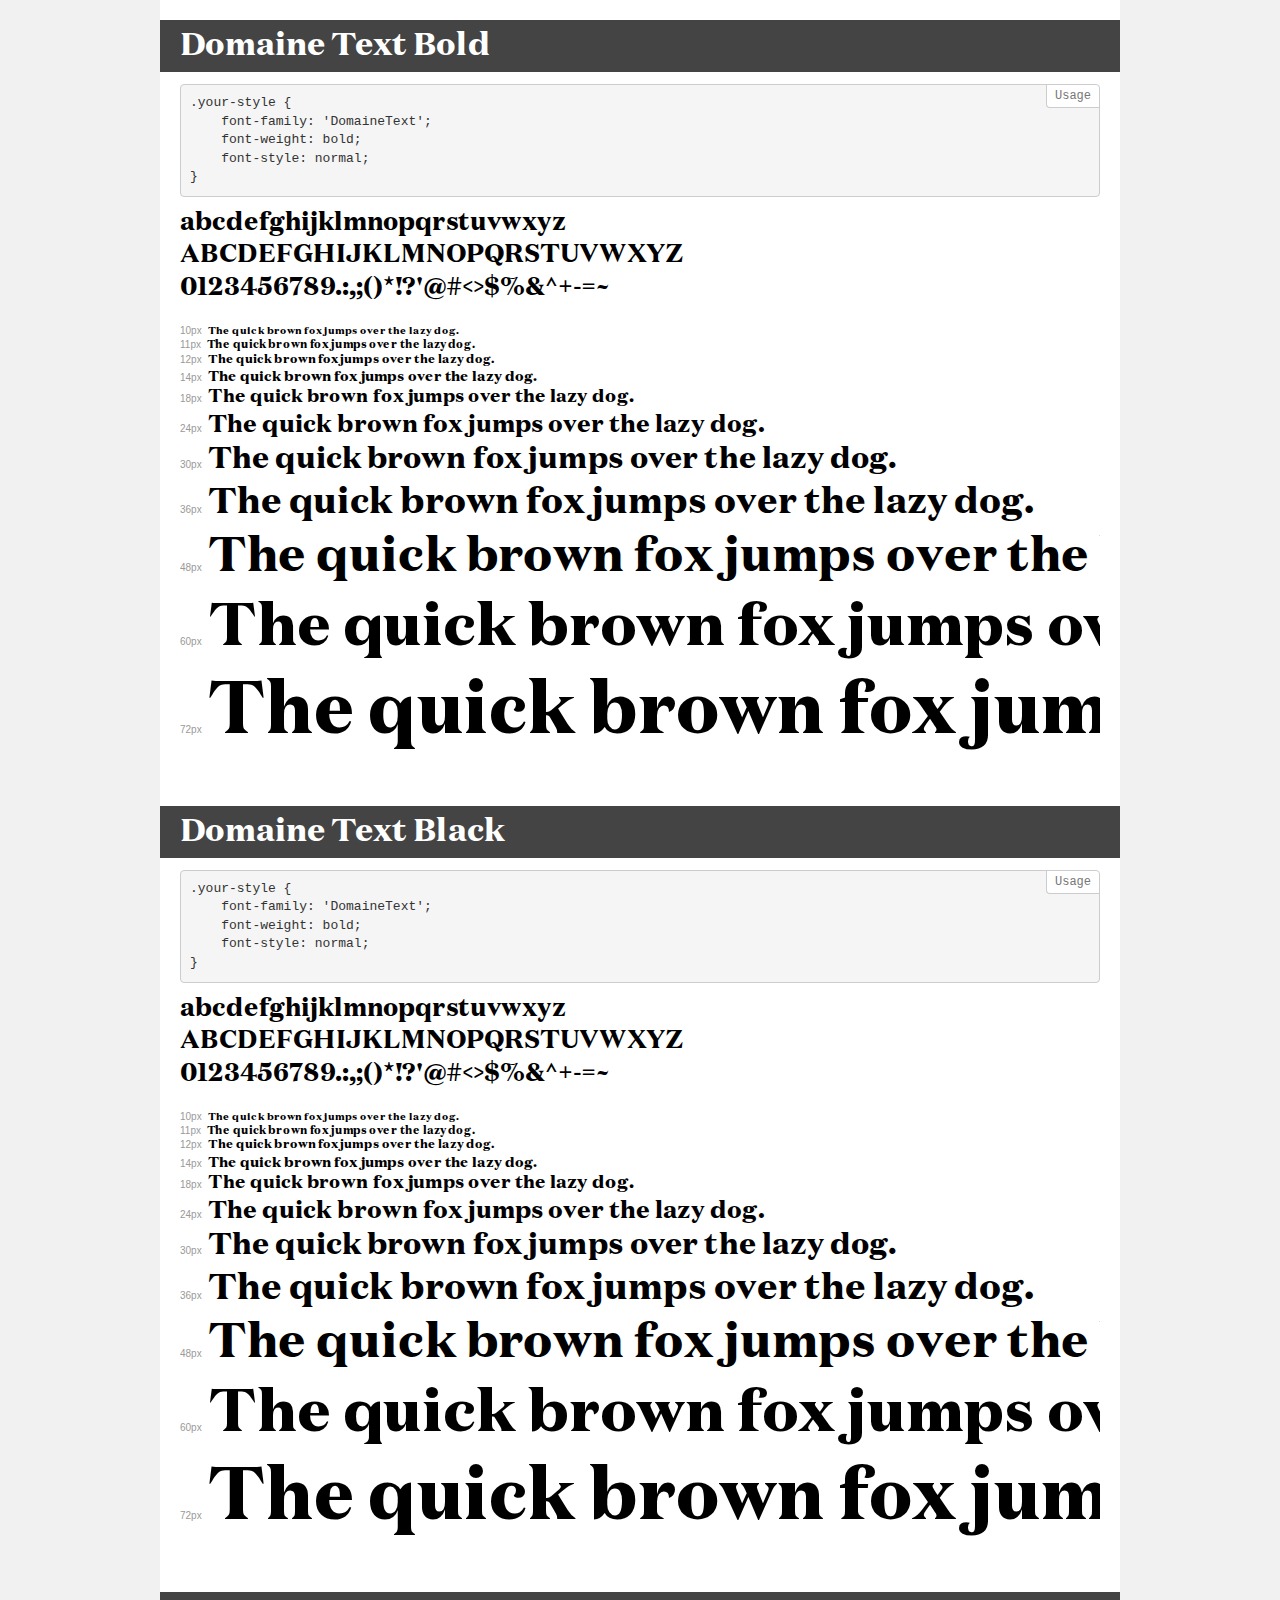
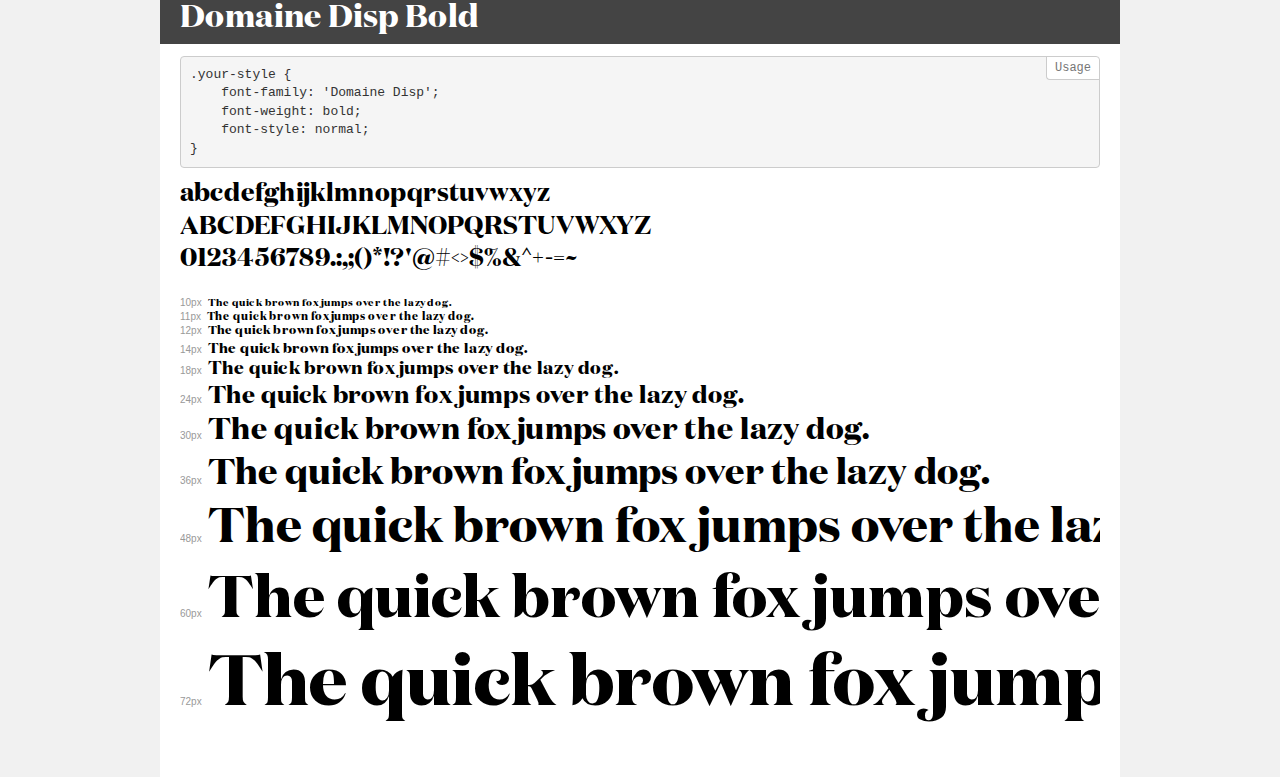
<file: app/fonts/Domaine/demo.html>
<!DOCTYPE html>
<html>
<head>
	<meta charset="utf-8">
	<meta http-equiv="X-UA-Compatible" content="IE=edge">
	<meta name="viewport" content="width=device-width, initial-scale=1">
	<meta name="robots" content="noindex, noarchive">
	<title>Transfonter demo</title>
	<link href="stylesheet.css" rel="stylesheet">
	<style>
		/*
		http://meyerweb.com/eric/tools/css/reset/
		v2.0 | 20110126
		License: none (public domain)
		*/
		html, body, div, span, applet, object, iframe,
		h1, h2, h3, h4, h5, h6, p, blockquote, pre,
		a, abbr, acronym, address, big, cite, code,
		del, dfn, em, img, ins, kbd, q, s, samp,
		small, strike, strong, sub, sup, tt, var,
		b, u, i, center,
		dl, dt, dd, ol, ul, li,
		fieldset, form, label, legend,
		table, caption, tbody, tfoot, thead, tr, th, td,
		article, aside, canvas, details, embed,
		figure, figcaption, footer, header, hgroup,
		menu, nav, output, ruby, section, summary,
		time, mark, audio, video {
			margin: 0;
			padding: 0;
			border: 0;
			font-size: 100%;
			font: inherit;
			vertical-align: baseline;
		}
		/* HTML5 display-role reset for older browsers */
		article, aside, details, figcaption, figure,
		footer, header, hgroup, menu, nav, section {
			display: block;
		}
		body {
			line-height: 1;
		}
		ol, ul {
			list-style: none;
		}
		blockquote, q {
			quotes: none;
		}
		blockquote:before, blockquote:after,
		q:before, q:after {
			content: '';
			content: none;
		}
		table {
			border-collapse: collapse;
			border-spacing: 0;
		}
		/* common styles */
		body {
			background: #f1f1f1;
			color: #000;
		}
		.page {
			background: #fff;
			width: 920px;
			margin: 0 auto;
			padding: 20px 20px 0 20px;
			overflow: hidden;
		}
		.font-container {
			overflow-x: auto;
			overflow-y: hidden;
			margin-bottom: 40px;
			line-height: 1.3;
			white-space: nowrap;
			padding-bottom: 5px;
		}
		h1 {
			position: relative;
			background: #444;
			font-size: 32px;
			color: #fff;
			padding: 10px 20px;
			margin: 0 -20px 12px -20px;
		}
		.letters {
			font-size: 25px;
			margin-bottom: 20px;
		}
		.s10:before {
			content: '10px';
		}
		.s11:before {
			content: '11px';
		}
		.s12:before {
			content: '12px';
		}
		.s14:before {
			content: '14px';
		}
		.s18:before {
			content: '18px';
		}
		.s24:before {
			content: '24px';
		}
		.s30:before {
			content: '30px';
		}
		.s36:before {
			content: '36px';
		}
		.s48:before {
			content: '48px';
		}
		.s60:before {
			content: '60px';
		}
		.s72:before {
			content: '72px';
		}
		.s10:before, .s11:before, .s12:before, .s14:before,
		.s18:before, .s24:before, .s30:before, .s36:before,
		.s48:before, .s60:before, .s72:before {
			font-family: Arial, sans-serif;
			font-size: 10px;
			font-weight: normal;
			font-style: normal;
			color: #999;
			padding-right: 6px;
		}
		pre {
			display: block;
			position: relative;
			padding: 9px;
			margin: 0 0 10px;
			font-family: Monaco, Menlo, Consolas, "Courier New", monospace !important;
			font-size: 13px;
			line-height: 1.428571429;
			color: #333;
			font-weight: normal !important;
			font-style: normal !important;
			background-color: #f5f5f5;
			border: 1px solid #ccc;
			overflow-x: auto;
			border-radius: 4px;
		}
		pre:after {
			display: block;
			position: absolute;
			right: 0;
			top: 0;
			content: 'Usage';
			line-height: 1;
			padding: 5px 8px;
			font-size: 12px;
			color: #767676;
			background-color: #fff;
			border: 1px solid #ccc;
			border-right: none;
			border-top: none;
			border-radius: 0 4px 0 4px;
			z-index: 10;
		}
		/* responsive */
		@media (max-width: 959px) {
			.page {
				width: auto;
				margin: 0;
			}
		}
	</style>
</head>
<body>
<div class="page">
	<div class="demo" style="font-family: 'DomaineText'; font-weight: bold; font-style: normal;">
		<h1>Domaine Text Bold</h1>
		<pre>.your-style {
    font-family: 'DomaineText';
    font-weight: bold;
    font-style: normal;
}</pre>
		<div class="font-container">
			<p class="letters">
				abcdefghijklmnopqrstuvwxyz <br />
				ABCDEFGHIJKLMNOPQRSTUVWXYZ <br />				0123456789.:,;()*!?'@#<>$%&^+-=~
			</p>
			<p class="s10" style="font-size: 10px;">The quick brown fox jumps over the lazy dog.</p>
			<p class="s11" style="font-size: 11px;">The quick brown fox jumps over the lazy dog.</p>
			<p class="s12" style="font-size: 12px;">The quick brown fox jumps over the lazy dog.</p>
			<p class="s14" style="font-size: 14px;">The quick brown fox jumps over the lazy dog.</p>
			<p class="s18" style="font-size: 18px;">The quick brown fox jumps over the lazy dog.</p>
			<p class="s24" style="font-size: 24px;">The quick brown fox jumps over the lazy dog.</p>
			<p class="s30" style="font-size: 30px;">The quick brown fox jumps over the lazy dog.</p>
			<p class="s36" style="font-size: 36px;">The quick brown fox jumps over the lazy dog.</p>
			<p class="s48" style="font-size: 48px;">The quick brown fox jumps over the lazy dog.</p>
			<p class="s60" style="font-size: 60px;">The quick brown fox jumps over the lazy dog.</p>
			<p class="s72" style="font-size: 72px;">The quick brown fox jumps over the lazy dog.</p>
		</div>
	</div>
	<div class="demo" style="font-family: 'DomaineText'; font-weight: bold; font-style: normal;">
		<h1>Domaine Text Black</h1>
		<pre>.your-style {
    font-family: 'DomaineText';
    font-weight: bold;
    font-style: normal;
}</pre>
		<div class="font-container">
			<p class="letters">
				abcdefghijklmnopqrstuvwxyz <br />
				ABCDEFGHIJKLMNOPQRSTUVWXYZ <br />				0123456789.:,;()*!?'@#<>$%&^+-=~
			</p>
			<p class="s10" style="font-size: 10px;">The quick brown fox jumps over the lazy dog.</p>
			<p class="s11" style="font-size: 11px;">The quick brown fox jumps over the lazy dog.</p>
			<p class="s12" style="font-size: 12px;">The quick brown fox jumps over the lazy dog.</p>
			<p class="s14" style="font-size: 14px;">The quick brown fox jumps over the lazy dog.</p>
			<p class="s18" style="font-size: 18px;">The quick brown fox jumps over the lazy dog.</p>
			<p class="s24" style="font-size: 24px;">The quick brown fox jumps over the lazy dog.</p>
			<p class="s30" style="font-size: 30px;">The quick brown fox jumps over the lazy dog.</p>
			<p class="s36" style="font-size: 36px;">The quick brown fox jumps over the lazy dog.</p>
			<p class="s48" style="font-size: 48px;">The quick brown fox jumps over the lazy dog.</p>
			<p class="s60" style="font-size: 60px;">The quick brown fox jumps over the lazy dog.</p>
			<p class="s72" style="font-size: 72px;">The quick brown fox jumps over the lazy dog.</p>
		</div>
	</div>
	<div class="demo" style="font-family: 'Domaine Disp'; font-weight: bold; font-style: normal;">
		<h1>Domaine Disp Bold</h1>
		<pre>.your-style {
    font-family: 'Domaine Disp';
    font-weight: bold;
    font-style: normal;
}</pre>
		<div class="font-container">
			<p class="letters">
				abcdefghijklmnopqrstuvwxyz <br />
				ABCDEFGHIJKLMNOPQRSTUVWXYZ <br />				0123456789.:,;()*!?'@#<>$%&^+-=~
			</p>
			<p class="s10" style="font-size: 10px;">The quick brown fox jumps over the lazy dog.</p>
			<p class="s11" style="font-size: 11px;">The quick brown fox jumps over the lazy dog.</p>
			<p class="s12" style="font-size: 12px;">The quick brown fox jumps over the lazy dog.</p>
			<p class="s14" style="font-size: 14px;">The quick brown fox jumps over the lazy dog.</p>
			<p class="s18" style="font-size: 18px;">The quick brown fox jumps over the lazy dog.</p>
			<p class="s24" style="font-size: 24px;">The quick brown fox jumps over the lazy dog.</p>
			<p class="s30" style="font-size: 30px;">The quick brown fox jumps over the lazy dog.</p>
			<p class="s36" style="font-size: 36px;">The quick brown fox jumps over the lazy dog.</p>
			<p class="s48" style="font-size: 48px;">The quick brown fox jumps over the lazy dog.</p>
			<p class="s60" style="font-size: 60px;">The quick brown fox jumps over the lazy dog.</p>
			<p class="s72" style="font-size: 72px;">The quick brown fox jumps over the lazy dog.</p>
		</div>
	</div>
</div>
</body>
</html>
</file>
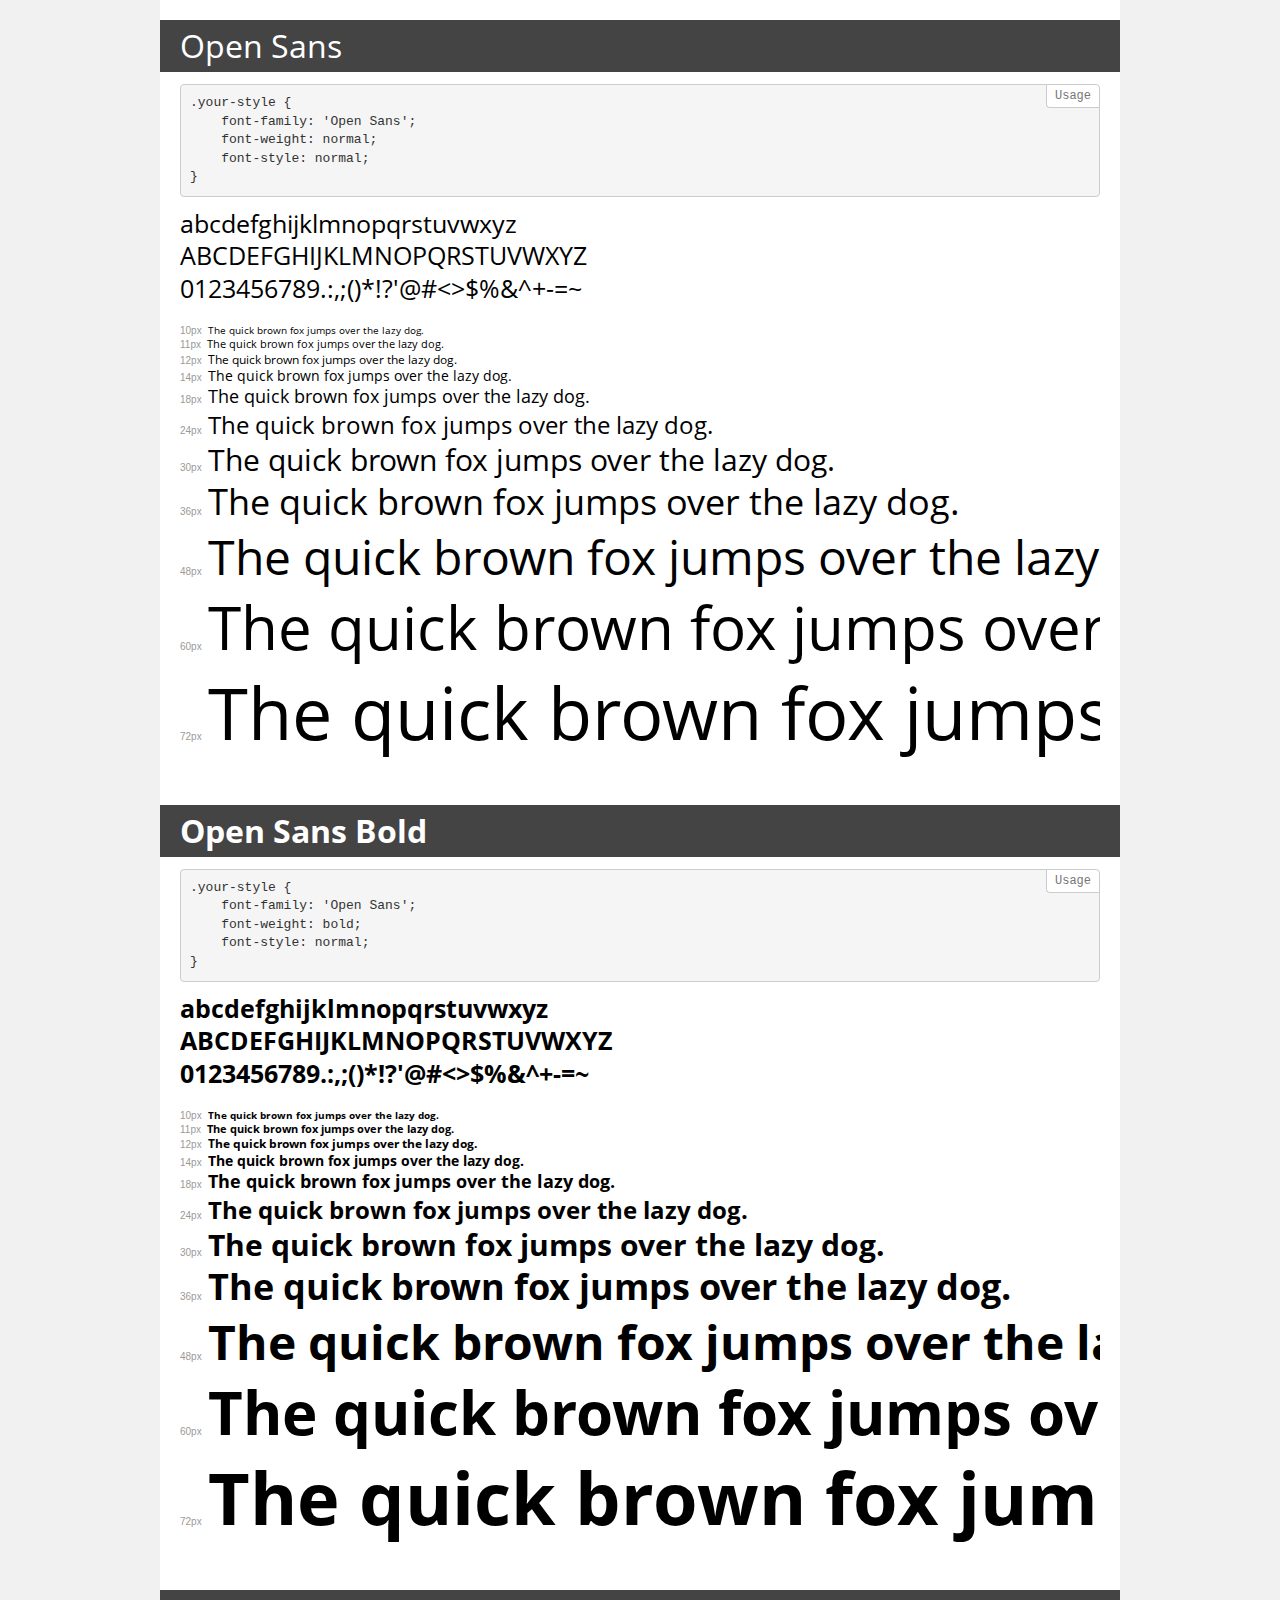
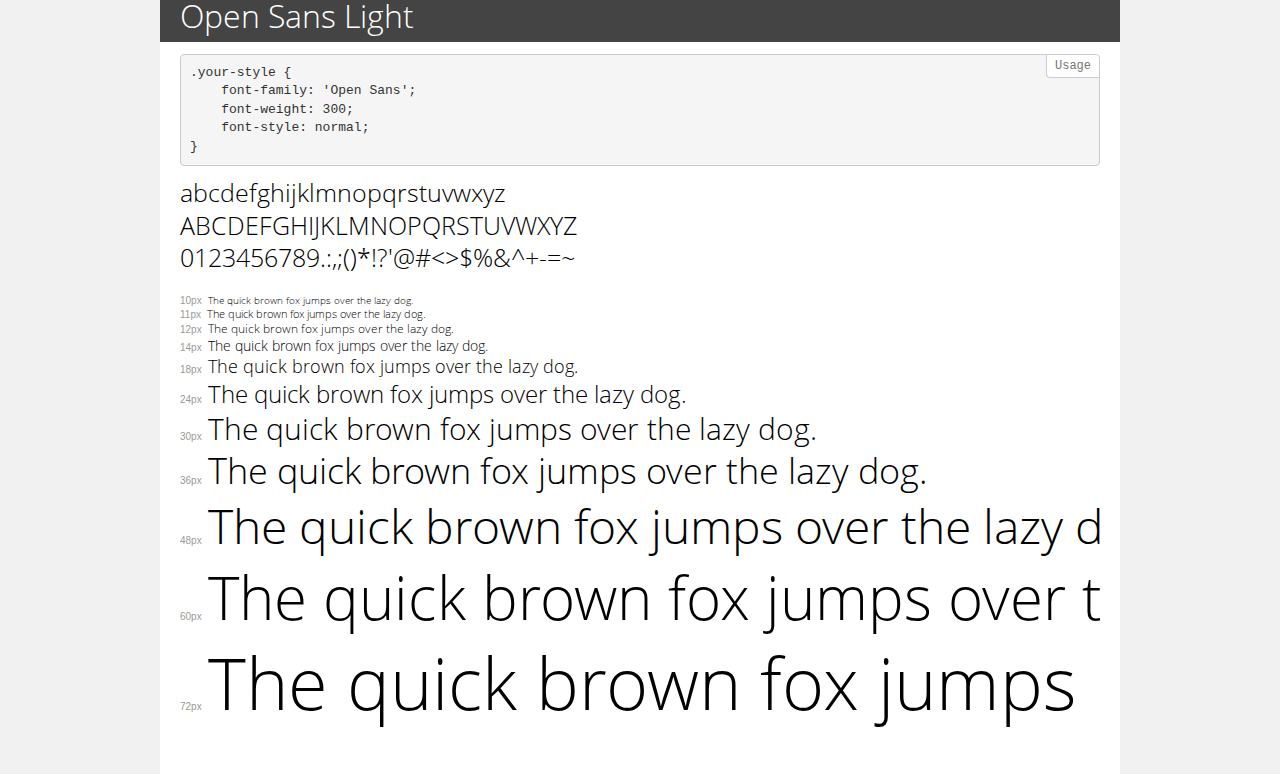
<file: app/fonts/Open_Sans/demo.html>
<!DOCTYPE html>
<html>
<head>
	<meta charset="utf-8">
	<meta http-equiv="X-UA-Compatible" content="IE=edge">
	<meta name="viewport" content="width=device-width, initial-scale=1">
	<meta name="robots" content="noindex, noarchive">
	<title>Transfonter demo</title>
	<link href="stylesheet.css" rel="stylesheet">
	<style>
		/*
		http://meyerweb.com/eric/tools/css/reset/
		v2.0 | 20110126
		License: none (public domain)
		*/
		html, body, div, span, applet, object, iframe,
		h1, h2, h3, h4, h5, h6, p, blockquote, pre,
		a, abbr, acronym, address, big, cite, code,
		del, dfn, em, img, ins, kbd, q, s, samp,
		small, strike, strong, sub, sup, tt, var,
		b, u, i, center,
		dl, dt, dd, ol, ul, li,
		fieldset, form, label, legend,
		table, caption, tbody, tfoot, thead, tr, th, td,
		article, aside, canvas, details, embed,
		figure, figcaption, footer, header, hgroup,
		menu, nav, output, ruby, section, summary,
		time, mark, audio, video {
			margin: 0;
			padding: 0;
			border: 0;
			font-size: 100%;
			font: inherit;
			vertical-align: baseline;
		}
		/* HTML5 display-role reset for older browsers */
		article, aside, details, figcaption, figure,
		footer, header, hgroup, menu, nav, section {
			display: block;
		}
		body {
			line-height: 1;
		}
		ol, ul {
			list-style: none;
		}
		blockquote, q {
			quotes: none;
		}
		blockquote:before, blockquote:after,
		q:before, q:after {
			content: '';
			content: none;
		}
		table {
			border-collapse: collapse;
			border-spacing: 0;
		}
		/* common styles */
		body {
			background: #f1f1f1;
			color: #000;
		}
		.page {
			background: #fff;
			width: 920px;
			margin: 0 auto;
			padding: 20px 20px 0 20px;
			overflow: hidden;
		}
		.font-container {
			overflow-x: auto;
			overflow-y: hidden;
			margin-bottom: 40px;
			line-height: 1.3;
			white-space: nowrap;
			padding-bottom: 5px;
		}
		h1 {
			position: relative;
			background: #444;
			font-size: 32px;
			color: #fff;
			padding: 10px 20px;
			margin: 0 -20px 12px -20px;
		}
		.letters {
			font-size: 25px;
			margin-bottom: 20px;
		}
		.s10:before {
			content: '10px';
		}
		.s11:before {
			content: '11px';
		}
		.s12:before {
			content: '12px';
		}
		.s14:before {
			content: '14px';
		}
		.s18:before {
			content: '18px';
		}
		.s24:before {
			content: '24px';
		}
		.s30:before {
			content: '30px';
		}
		.s36:before {
			content: '36px';
		}
		.s48:before {
			content: '48px';
		}
		.s60:before {
			content: '60px';
		}
		.s72:before {
			content: '72px';
		}
		.s10:before, .s11:before, .s12:before, .s14:before,
		.s18:before, .s24:before, .s30:before, .s36:before,
		.s48:before, .s60:before, .s72:before {
			font-family: Arial, sans-serif;
			font-size: 10px;
			font-weight: normal;
			font-style: normal;
			color: #999;
			padding-right: 6px;
		}
		pre {
			display: block;
			position: relative;
			padding: 9px;
			margin: 0 0 10px;
			font-family: Monaco, Menlo, Consolas, "Courier New", monospace !important;
			font-size: 13px;
			line-height: 1.428571429;
			color: #333;
			font-weight: normal !important;
			font-style: normal !important;
			background-color: #f5f5f5;
			border: 1px solid #ccc;
			overflow-x: auto;
			border-radius: 4px;
		}
		pre:after {
			display: block;
			position: absolute;
			right: 0;
			top: 0;
			content: 'Usage';
			line-height: 1;
			padding: 5px 8px;
			font-size: 12px;
			color: #767676;
			background-color: #fff;
			border: 1px solid #ccc;
			border-right: none;
			border-top: none;
			border-radius: 0 4px 0 4px;
			z-index: 10;
		}
		/* responsive */
		@media (max-width: 959px) {
			.page {
				width: auto;
				margin: 0;
			}
		}
	</style>
</head>
<body>
<div class="page">
	<div class="demo" style="font-family: 'Open Sans'; font-weight: normal; font-style: normal;">
		<h1>Open Sans</h1>
		<pre>.your-style {
    font-family: 'Open Sans';
    font-weight: normal;
    font-style: normal;
}</pre>
		<div class="font-container">
			<p class="letters">
				abcdefghijklmnopqrstuvwxyz <br />
				ABCDEFGHIJKLMNOPQRSTUVWXYZ <br />				0123456789.:,;()*!?'@#<>$%&^+-=~
			</p>
			<p class="s10" style="font-size: 10px;">The quick brown fox jumps over the lazy dog.</p>
			<p class="s11" style="font-size: 11px;">The quick brown fox jumps over the lazy dog.</p>
			<p class="s12" style="font-size: 12px;">The quick brown fox jumps over the lazy dog.</p>
			<p class="s14" style="font-size: 14px;">The quick brown fox jumps over the lazy dog.</p>
			<p class="s18" style="font-size: 18px;">The quick brown fox jumps over the lazy dog.</p>
			<p class="s24" style="font-size: 24px;">The quick brown fox jumps over the lazy dog.</p>
			<p class="s30" style="font-size: 30px;">The quick brown fox jumps over the lazy dog.</p>
			<p class="s36" style="font-size: 36px;">The quick brown fox jumps over the lazy dog.</p>
			<p class="s48" style="font-size: 48px;">The quick brown fox jumps over the lazy dog.</p>
			<p class="s60" style="font-size: 60px;">The quick brown fox jumps over the lazy dog.</p>
			<p class="s72" style="font-size: 72px;">The quick brown fox jumps over the lazy dog.</p>
		</div>
	</div>
	<div class="demo" style="font-family: 'Open Sans'; font-weight: bold; font-style: normal;">
		<h1>Open Sans Bold</h1>
		<pre>.your-style {
    font-family: 'Open Sans';
    font-weight: bold;
    font-style: normal;
}</pre>
		<div class="font-container">
			<p class="letters">
				abcdefghijklmnopqrstuvwxyz <br />
				ABCDEFGHIJKLMNOPQRSTUVWXYZ <br />				0123456789.:,;()*!?'@#<>$%&^+-=~
			</p>
			<p class="s10" style="font-size: 10px;">The quick brown fox jumps over the lazy dog.</p>
			<p class="s11" style="font-size: 11px;">The quick brown fox jumps over the lazy dog.</p>
			<p class="s12" style="font-size: 12px;">The quick brown fox jumps over the lazy dog.</p>
			<p class="s14" style="font-size: 14px;">The quick brown fox jumps over the lazy dog.</p>
			<p class="s18" style="font-size: 18px;">The quick brown fox jumps over the lazy dog.</p>
			<p class="s24" style="font-size: 24px;">The quick brown fox jumps over the lazy dog.</p>
			<p class="s30" style="font-size: 30px;">The quick brown fox jumps over the lazy dog.</p>
			<p class="s36" style="font-size: 36px;">The quick brown fox jumps over the lazy dog.</p>
			<p class="s48" style="font-size: 48px;">The quick brown fox jumps over the lazy dog.</p>
			<p class="s60" style="font-size: 60px;">The quick brown fox jumps over the lazy dog.</p>
			<p class="s72" style="font-size: 72px;">The quick brown fox jumps over the lazy dog.</p>
		</div>
	</div>
	<div class="demo" style="font-family: 'Open Sans'; font-weight: 300; font-style: normal;">
		<h1>Open Sans Light</h1>
		<pre>.your-style {
    font-family: 'Open Sans';
    font-weight: 300;
    font-style: normal;
}</pre>
		<div class="font-container">
			<p class="letters">
				abcdefghijklmnopqrstuvwxyz <br />
				ABCDEFGHIJKLMNOPQRSTUVWXYZ <br />				0123456789.:,;()*!?'@#<>$%&^+-=~
			</p>
			<p class="s10" style="font-size: 10px;">The quick brown fox jumps over the lazy dog.</p>
			<p class="s11" style="font-size: 11px;">The quick brown fox jumps over the lazy dog.</p>
			<p class="s12" style="font-size: 12px;">The quick brown fox jumps over the lazy dog.</p>
			<p class="s14" style="font-size: 14px;">The quick brown fox jumps over the lazy dog.</p>
			<p class="s18" style="font-size: 18px;">The quick brown fox jumps over the lazy dog.</p>
			<p class="s24" style="font-size: 24px;">The quick brown fox jumps over the lazy dog.</p>
			<p class="s30" style="font-size: 30px;">The quick brown fox jumps over the lazy dog.</p>
			<p class="s36" style="font-size: 36px;">The quick brown fox jumps over the lazy dog.</p>
			<p class="s48" style="font-size: 48px;">The quick brown fox jumps over the lazy dog.</p>
			<p class="s60" style="font-size: 60px;">The quick brown fox jumps over the lazy dog.</p>
			<p class="s72" style="font-size: 72px;">The quick brown fox jumps over the lazy dog.</p>
		</div>
	</div>
</div>
</body>
</html>
</file>
<file: app/fonts/Domaine/stylesheet.css>
/* This stylesheet generated by Transfonter (https://transfonter.org) on February 27, 2017 4:23 PM */

@font-face {
	font-family: 'DomaineText';
	src: url('DomaineText-Bold.woff2') format('woff2'),
		url('DomaineText-Bold.woff') format('woff');
	font-weight: bold;
	font-style: normal;
}

@font-face {
	font-family: 'DomaineText';
	src: url('DomaineText-Black.woff2') format('woff2'),
		url('DomaineText-Black.woff') format('woff');
	font-weight: bold;
	font-style: normal;
}

@font-face {
	font-family: 'Domaine Disp';
	src: url('DomaineDisp-Bold.woff2') format('woff2'),
		url('DomaineDisp-Bold.woff') format('woff');
	font-weight: bold;
	font-style: normal;
}
</file>
<file: app/fonts/Open_Sans/stylesheet.css>
/* This stylesheet generated by Transfonter (https://transfonter.org) on February 27, 2017 5:02 PM */

@font-face {
	font-family: 'Open Sans';
	src: url('OpenSans.woff2') format('woff2'),
		url('OpenSans.woff') format('woff');
	font-weight: normal;
	font-style: normal;
}

@font-face {
	font-family: 'Open Sans';
	src: url('OpenSans-Bold.woff2') format('woff2'),
		url('OpenSans-Bold.woff') format('woff');
	font-weight: bold;
	font-style: normal;
}

@font-face {
	font-family: 'Open Sans';
	src: url('OpenSans-Light.woff2') format('woff2'),
		url('OpenSans-Light.woff') format('woff');
	font-weight: 300;
	font-style: normal;
}

@font-face {
	font-family: 'Open Sans';
	src: url('OpenSans-Semibold.woff2') format('woff2'),
		url('OpenSans-Semibold.woff') format('woff');
	font-weight: 600;
	font-style: normal;
}
</file>
